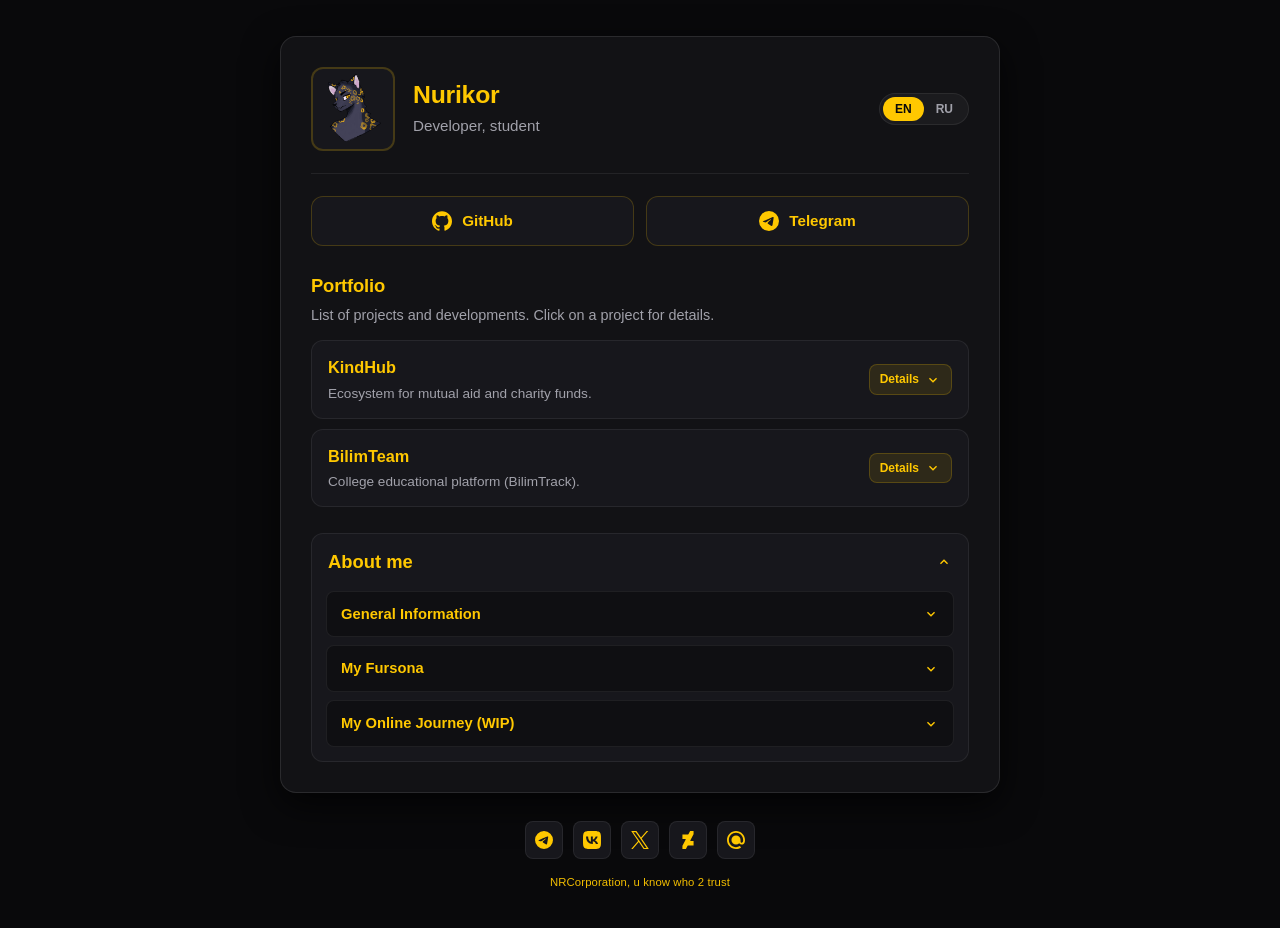
<file: index.html>
<!doctype html>
<html lang="en">
<head>
  <meta charset="utf-8" />
  <meta name="viewport" content="width=device-width, initial-scale=1" />
  <meta name="description" content="Personal card of Nurikor, developer student. Links to projects and social media." />
  <meta name="keywords" content="Nurikor, developer, student, portfolio, projects, social media, Нурикор, разработчик, студент" />
  <meta name="robots" content="index, follow" />
  <meta name="google-site-verification" content="KIe53gApYgpCeUzMnbf7N-MiXq3K4vqv3fqyZuaF61M" />
  <meta name="author" content="Nurikor" />
  <meta name="theme-color" content="#09090b" />
  <meta property="og:type" content="website" />
  <meta property="og:title" content="Nurikor — Personal card" />
  <meta property="og:description" content="Personal card of Nurikor, developer student. Links to projects and social media." />
  <meta property="og:url" content="https://nurikor.dev/" />
  <meta property="og:image" content="https://nurikor.dev/public/img/NFWS.png" />
  <meta name="twitter:card" content="summary_large_image" />
  <link rel="canonical" href="https://nurikor.dev/" />
  <title>Nurikor — developer student</title>
  <link rel="stylesheet" href="src/styles/main.css?v=1.1">
  <link rel="icon" href="/favicon.ico" sizes="any">
  <link rel="apple-touch-icon" sizes="180x180" href="public/img/NFWS.png">
</head>
<body>
  <div class="page-shell">
    <main class="card" aria-labelledby="hero-name">
      <!-- HERO -->
      <header class="hero" aria-label="Profile summary">
        <div class="avatar-wrap">
          <img id="hero-avatar" class="avatar" src="public/img/NFWS.png" alt="Nurikor avatar" width="84" height="84" />
        </div>
        <div class="hero-text">
          <h1 id="hero-name" data-i18n="name">Nurikor</h1>
          <p id="role" data-i18n="role">Developer, student</p>
        </div>
        <nav class="lang-switch" data-i18n-aria="aria_lang_selector" aria-label="Language selector">
          <div class="lang-pill" data-active="en" role="group" aria-label="Language selector">
            <span class="lang-pill-glider" aria-hidden="true"></span>
            <button class="lang-btn" data-lang="en" type="button" aria-pressed="true">EN</button>
            <button class="lang-btn" data-lang="ru" type="button" aria-pressed="false">RU</button>
          </div>
        </nav>
      </header>

      <!-- PRIMARY LINKS -->
      <section class="primary-actions" aria-labelledby="primary-actions-title">
        <h2 id="primary-actions-title" class="visually-hidden" data-i18n="aria_primary_links">Primary links</h2>
        <ul id="primary-links-list">
          <li>
            <a class="big-link" id="link-github" href="https://github.com/nurikor" target="_blank" rel="noopener noreferrer">
              <img class="icon" src="public/img/github.svg" alt="" aria-hidden="true" width="20" height="20">
              <span>GitHub</span>
            </a>
          </li>
          <li>
            <a class="big-link" id="link-telegram" href="https://t.me/Nurikor_Rondaev" target="_blank" rel="noopener noreferrer">
              <img class="icon" src="public/img/telegram.svg" alt="" aria-hidden="true" width="20" height="20">
              <span>Telegram</span>
            </a>
          </li>
        </ul>
      </section>

      <!-- PORTFOLIO -->
      <section class="portfolio" aria-labelledby="portfolio-heading">
        <h2 id="portfolio-heading" data-i18n="portfolio_title">Portfolio</h2>
        <p class="section-desc" data-i18n="portfolio_desc">List of projects and developments. Click on a project for details.</p>
        <div class="projects-container" id="projects-container">
        </div>
      </section>

      <!-- ABOUT ME -->
      <section class="about-me" aria-labelledby="about-heading">
        <h2 id="about-heading" class="visually-hidden" data-i18n="about_me_title">About me</h2>
        <div class="about-container" id="about-container">
        </div>
      </section>
    </main>

    <!-- FOOTER -->
    <footer class="site-footer" aria-labelledby="footer-heading">
      <h2 id="footer-heading" class="visually-hidden" data-i18n="aria_contacts">Contacts and social media</h2>
      <nav class="social-nav" data-i18n-aria="aria_social_nav" aria-label="Social media links">
        <ul id="social-links-list">
          <li><a href="https://t.me/NeirAir" target="_blank" rel="noopener noreferrer" aria-label="Telegram"><img src="public/img/telegram.svg" alt="" class="footer-icon" aria-hidden="true" width="18" height="18"></a></li>
          <li><a href="https://vk.com/Nurikor_Rondaev" target="_blank" rel="noopener noreferrer" aria-label="VK"><img src="public/img/vk.svg" alt="" class="footer-icon" aria-hidden="true" width="18" height="18"></a></li>
          <li><a href="https://x.com/Nurikor_Rondaev" target="_blank" rel="noopener noreferrer" aria-label="X (Twitter)"><img src="public/img/x.svg" alt="" class="footer-icon" aria-hidden="true" width="18" height="18"></a></li>
          <li><a href="https://www.deviantart.com/Nurikor" target="_blank" rel="noopener noreferrer" aria-label="DeviantArt"><img src="public/img/deviantart.svg" alt="" class="footer-icon" aria-hidden="true" width="18" height="18"></a></li>
          <li><a href="mailto:mail@nurikor.dev" aria-label="Email"><img src="public/img/mail.svg" alt="" class="footer-icon" aria-hidden="true" width="18" height="18"></a></li>
        </ul>
      </nav>
      <small data-i18n="footer_note">NRCorporation, u know who 2 trust</small>
    </footer>
  </div>

  <script type="module" src="src/js/main.js"></script>
</body>
</html>
</file>
<file: src/styles/main.css>
/* ==================== VARIABLES & THEME ==================== */
:root {
  /* Amber Accent (Exact requested #FFC800) */
  --amber: #FFC800;
  --amber-hover: #e5b400;
  --amber-subtle: rgba(255, 200, 0, 0.08);
  --amber-badge-bg: rgba(255, 200, 0, 0.1);
  --amber-border: #ffc80033;
  --amber-border-hover: #ffc80073;
  
  /* Dark / Black Palette */
  --bg: #09090b;
  --card-bg: #121215;
  --surface: #17171c;
  --surface-hover: #1c1c24;
  
  /* Typography */
  --text-main: #f4f4f6;
  --text-muted: #a1a1aa;
  --text-amber: #FFC800;
  --text-dark: #09090b;
  
  /* Borders & Shadows */
  --border-subtle: rgba(255, 255, 255, 0.07);
  --border-card: rgba(255, 255, 255, 0.1);
  --radius-lg: 16px;
  --radius-md: 12px;
  --radius-sm: 8px;
  --radius-pill: 9999px;
  --shadow-card: 0 12px 36px rgba(0, 0, 0, 0.7);
  --shadow-sm: 0 2px 8px rgba(0, 0, 0, 0.3);
}

/* ==================== RESET & BASE ==================== */
*, *::before, *::after {
  box-sizing: border-box;
  margin: 0;
  padding: 0;
}

body {
  min-height: 100vh;
  display: flex;
  align-items: center;
  justify-content: center;
  background-color: var(--bg);
  color: var(--text-main);
  font-family: -apple-system, BlinkMacSystemFont, 'Segoe UI', Roboto, 'Helvetica Neue', Arial, sans-serif;
  line-height: 1.55;
  -webkit-font-smoothing: antialiased;
  -moz-osx-font-smoothing: grayscale;
}

.page-shell {
  width: 100%;
  display: flex;
  flex-direction: column;
  align-items: center;
  justify-content: center;
  padding: 36px 16px;
}

.card {
  width: min(720px, 100%);
  background-color: var(--card-bg);
  border: 1px solid var(--border-card);
  border-radius: var(--radius-lg);
  padding: 30px;
  box-shadow: var(--shadow-card);
  text-align: left;
}

/* ==================== HERO SECTION ==================== */
.hero {
  display: grid;
  grid-template-columns: 84px 1fr auto;
  gap: 18px;
  align-items: center;
  padding-bottom: 22px;
  border-bottom: 1px solid var(--border-subtle);
}

.avatar-wrap {
  width: 84px;
  height: 84px;
  border-radius: var(--radius-md);
  overflow: hidden;
  border: 2px solid var(--amber-border);
  background-color: var(--surface);
  display: flex;
  align-items: center;
  justify-content: center;
  flex-shrink: 0;
}

.avatar {
  width: 100%;
  height: 100%;
  object-fit: cover;
  display: block;
}

.hero-text h1 {
  font-size: 1.55rem;
  font-weight: 700;
  color: var(--text-amber);
  letter-spacing: -0.01em;
  line-height: 1.25;
}

.hero-text p#role {
  color: var(--text-muted);
  font-size: 0.95rem;
  margin-top: 3px;
}

/* ==================== LANGUAGE SELECTOR ==================== */
.lang-switch {
  display: flex;
  align-items: center;
}

.lang-pill {
  position: relative;
  display: inline-flex;
  background-color: rgba(255, 255, 255, 0.04);
  border: 1px solid var(--border-subtle);
  border-radius: var(--radius-pill);
  padding: 3px;
}

.lang-pill-glider {
  position: absolute;
  top: 3px;
  bottom: 3px;
  left: 3px;
  width: calc(50% - 3px);
  background-color: var(--amber);
  border-radius: var(--radius-pill);
  transition: transform 0.2s cubic-bezier(0.4, 0, 0.2, 1);
  pointer-events: none;
}

.lang-pill[data-active="ru"] .lang-pill-glider {
  transform: translateX(100%);
}

.lang-btn {
  position: relative;
  z-index: 1;
  background: transparent;
  border: none;
  color: var(--text-muted);
  font-size: 0.75rem;
  font-weight: 700;
  padding: 5px 12px;
  border-radius: var(--radius-pill);
  cursor: pointer;
  transition: color 0.18s ease;
  min-width: 36px;
  text-align: center;
  user-select: none;
}

.lang-btn[aria-pressed="true"] {
  color: var(--text-dark);
}

.lang-btn:hover:not([aria-pressed="true"]) {
  color: var(--text-main);
}

/* ==================== PRIMARY ACTIONS ==================== */
.primary-actions {
  margin-top: 22px;
}

.primary-actions ul {
  list-style: none;
  display: flex;
  gap: 12px;
}

.primary-actions li {
  flex: 1;
}

.big-link {
  display: flex;
  align-items: center;
  justify-content: center;
  gap: 10px;
  padding: 12px 18px;
  border-radius: var(--radius-md);
  background-color: var(--surface);
  border: 1px solid var(--amber-border);
  text-decoration: none;
  color: #FFC800;
  font-weight: 600;
  font-size: 0.95rem;
  transition: border-color 0.15s ease, background-color 0.15s ease, transform 0.15s ease;
}

.big-link .icon {
  width: 20px;
  height: 20px;
  flex: 0 0 20px;
}

.big-link:hover {
  transform: translateY(-1px);
  border-color: #FFC800;
  background-color: var(--surface-hover);
  color: #FFC800;
}

.big-link:active {
  transform: translateY(0);
}

/* ==================== SECTION TITLES ==================== */
.section-title,
.portfolio h2 {
  font-size: 1.15rem;
  font-weight: 700;
  color: var(--text-amber);
  letter-spacing: -0.01em;
}

.section-desc {
  color: var(--text-muted);
  font-size: 0.9rem;
  margin: 4px 0 14px;
}

/* ==================== PORTFOLIO SECTION ==================== */
.portfolio {
  margin-top: 26px;
}

.projects-container {
  display: flex;
  flex-direction: column;
  gap: 10px;
}

.project-card {
  border-radius: var(--radius-md);
  background-color: var(--surface);
  border: 1px solid var(--border-subtle);
  overflow: hidden;
  transition: border-color 0.15s ease;
}

.project-card:hover {
  border-color: var(--amber-border);
}

.project-details {
  width: 100%;
}

.project-summary {
  display: flex;
  align-items: center;
  justify-content: space-between;
  gap: 14px;
  padding: 14px 16px;
  cursor: pointer;
  list-style: none;
  user-select: none;
}

.project-summary::-webkit-details-marker {
  display: none;
}

.project-summary-info {
  flex: 1;
}

.project-title {
  font-size: 1.02rem;
  font-weight: 700;
  color: var(--text-amber);
  margin-bottom: 2px;
}

.project-short-desc {
  font-size: 0.85rem;
  color: var(--text-muted);
}

.project-toggle-badge {
  display: inline-flex;
  align-items: center;
  gap: 6px;
  padding: 5px 10px;
  border-radius: var(--radius-sm);
  background-color: var(--amber-badge-bg);
  border: 1px solid var(--amber-border);
  color: var(--text-amber);
  font-size: 0.75rem;
  font-weight: 600;
  transition: background-color 0.15s ease, border-color 0.15s ease;
  flex-shrink: 0;
}

.project-details:hover .project-toggle-badge {
  background-color: rgba(255, 200, 0, 0.18);
  border-color: var(--amber-border-hover);
}

.chevron-icon {
  transition: transform 0.2s ease;
  flex-shrink: 0;
}

.project-details[open] .chevron-icon {
  transform: rotate(180deg);
}

.project-content {
  padding: 0 16px 16px;
  border-top: 1px solid var(--border-subtle);
  margin-top: 2px;
}

.project-full-desc {
  color: var(--text-main);
  font-size: 0.88rem;
  line-height: 1.55;
  margin-top: 12px;
}

.project-links {
  display: flex;
  flex-wrap: wrap;
  gap: 8px;
  margin-top: 14px;
}

.project-link-btn {
  display: inline-flex;
  align-items: center;
  gap: 6px;
  padding: 6px 14px;
  border-radius: var(--radius-sm);
  background-color: var(--amber);
  color: var(--text-dark);
  text-decoration: none;
  font-size: 0.8rem;
  font-weight: 700;
  transition: background-color 0.15s ease, transform 0.15s ease;
}

.project-link-btn:hover {
  background-color: var(--amber-hover);
  transform: translateY(-1px);
}

/* ==================== ABOUT ME SECTION ==================== */
.about-me {
  margin-top: 26px;
}

.about-main-details {
  border: 1px solid var(--border-subtle);
  border-radius: var(--radius-md);
  background-color: var(--surface);
  overflow: hidden;
}

.about-main-summary {
  display: flex;
  align-items: center;
  justify-content: space-between;
  padding: 14px 16px;
  cursor: pointer;
  list-style: none;
  user-select: none;
  font-size: 1.15rem;
  font-weight: 700;
  color: var(--text-amber);
}

.about-main-summary::-webkit-details-marker {
  display: none;
}

.about-main-details[open] > .about-main-summary .chevron-icon {
  transform: rotate(180deg);
}

.about-subsections {
  padding: 0 14px 14px;
  display: flex;
  flex-direction: column;
  gap: 8px;
}

.about-sub-details {
  border: 1px solid var(--border-subtle);
  border-radius: var(--radius-sm);
  background-color: rgba(0, 0, 0, 0.35);
  overflow: hidden;
  transition: border-color 0.15s ease;
}

.about-sub-details:hover {
  border-color: var(--amber-border);
}

.about-sub-summary {
  display: flex;
  align-items: center;
  justify-content: space-between;
  padding: 11px 14px;
  cursor: pointer;
  list-style: none;
  user-select: none;
  font-size: 0.92rem;
  font-weight: 600;
  color: var(--text-amber);
}

.about-sub-summary::-webkit-details-marker {
  display: none;
}

.about-sub-details[open] .chevron-icon {
  transform: rotate(180deg);
}

.about-sub-content {
  padding: 0 14px 14px;
  border-top: 1px solid var(--border-subtle);
}

.about-list {
  list-style: none;
  padding: 8px 0 0;
}

.about-list li {
  position: relative;
  padding-left: 16px;
  margin: 6px 0;
  color: var(--text-main);
  font-size: 0.88rem;
  line-height: 1.5;
}

.about-list li::before {
  content: "•";
  position: absolute;
  left: 0;
  color: var(--amber);
  font-weight: bold;
}

.about-paragraph {
  color: var(--text-main);
  font-size: 0.88rem;
  line-height: 1.55;
  margin-top: 10px;
}

/* ==================== TIMELINE / PERIODS ==================== */
.timeline-container {
  display: flex;
  flex-direction: column;
  gap: 16px;
  margin-top: 14px;
  position: relative;
  padding-left: 18px;
  border-left: 2px solid var(--amber-border);
}

.timeline-block {
  display: flex;
  flex-direction: column;
  gap: 5px;
  position: relative;
}

.timeline-block::before {
  content: "";
  position: absolute;
  left: -24px;
  top: 5px;
  width: 10px;
  height: 10px;
  border-radius: 50%;
  background-color: var(--amber);
  border: 2px solid var(--card-bg);
}

.timeline-badge {
  display: inline-block;
  align-self: flex-start;
  font-size: 0.75rem;
  font-weight: 700;
  color: var(--text-amber);
  background-color: var(--amber-badge-bg);
  border: 1px solid var(--amber-border);
  border-radius: 4px;
  padding: 2px 7px;
  letter-spacing: 0.02em;
}

.timeline-body {
  display: flex;
  flex-direction: column;
  gap: 4px;
}

.timeline-heading {
  font-size: 0.92rem;
  font-weight: 600;
  color: var(--text-main);
  margin-top: 2px;
}

.timeline-text {
  font-size: 0.85rem;
  line-height: 1.55;
  color: var(--text-muted);
}

.timeline-links {
  display: flex;
  flex-wrap: wrap;
  gap: 8px;
  margin-top: 4px;
}

.timeline-link {
  display: inline-flex;
  align-items: center;
  gap: 5px;
  font-size: 0.8rem;
  color: var(--text-amber);
  text-decoration: underline;
  text-underline-offset: 3px;
  transition: opacity 0.15s ease;
}

.timeline-link:hover {
  opacity: 0.8;
}

/* ==================== GALLERY / IMAGES ==================== */
.about-images {
  margin-top: 14px;
  display: flex;
  flex-direction: column;
  gap: 12px;
}

.about-gallery {
  display: grid;
  grid-template-columns: repeat(auto-fit, minmax(220px, 1fr));
  gap: 12px;
}

.about-image-card {
  border-radius: var(--radius-md);
  overflow: hidden;
  border: 1px solid var(--border-subtle);
  background-color: rgba(0, 0, 0, 0.4);
  display: flex;
  flex-direction: column;
  transition: border-color 0.15s ease;
}

.about-image-card:hover {
  border-color: var(--amber-border);
}

.about-img {
  width: 100%;
  height: auto;
  max-height: 460px;
  object-fit: contain;
  display: block;
}

.about-img-caption {
  padding: 8px 12px;
  font-size: 0.8rem;
  color: var(--text-muted);
  text-align: center;
  background-color: rgba(0, 0, 0, 0.4);
  border-top: 1px solid var(--border-subtle);
}

/* ==================== FOOTER ==================== */
.site-footer {
  margin-top: 28px;
  text-align: center;
  color: var(--text-muted);
  font-size: 0.85rem;
}

.site-footer small {
  display: inline-block;
  color: #FFC800;
  font-weight: 500;
  letter-spacing: 0.01em;
  opacity: 0.95;
}

.social-nav ul {
  list-style: none;
  display: flex;
  gap: 10px;
  justify-content: center;
  flex-wrap: wrap;
  margin-bottom: 12px;
}

.social-nav a {
  display: inline-flex;
  width: 38px;
  height: 38px;
  align-items: center;
  justify-content: center;
  border-radius: var(--radius-sm);
  background-color: var(--surface);
  border: 1px solid var(--border-subtle);
  transition: border-color 0.15s ease, background-color 0.15s ease, transform 0.15s ease;
}

.footer-icon {
  width: 18px;
  height: 18px;
}

.social-nav a:hover,
.social-nav a:focus-visible {
  transform: translateY(-2px);
  border-color: var(--amber-border-hover);
  background-color: var(--surface-hover);
}

.visually-hidden {
  position: absolute;
  width: 1px;
  height: 1px;
  padding: 0;
  margin: -1px;
  overflow: hidden;
  clip: rect(0, 0, 0, 0);
  white-space: nowrap;
  border: 0;
}

/* Reduce motion support */
@media (prefers-reduced-motion: reduce) {
  *, *::before, *::after {
    animation-duration: 0.01ms !important;
    transition-duration: 0.01ms !important;
  }
}

/* ==================== RESPONSIVE ==================== */
@media (max-width: 520px) {
  .card {
    padding: 20px 16px;
  }

  .hero {
    grid-template-columns: 68px 1fr;
    gap: 14px;
  }

  .avatar-wrap {
    width: 68px;
    height: 68px;
  }

  .lang-switch {
    grid-column: span 2;
    justify-content: flex-end;
  }

  .primary-actions ul {
    flex-direction: column;
  }
}
</file>
